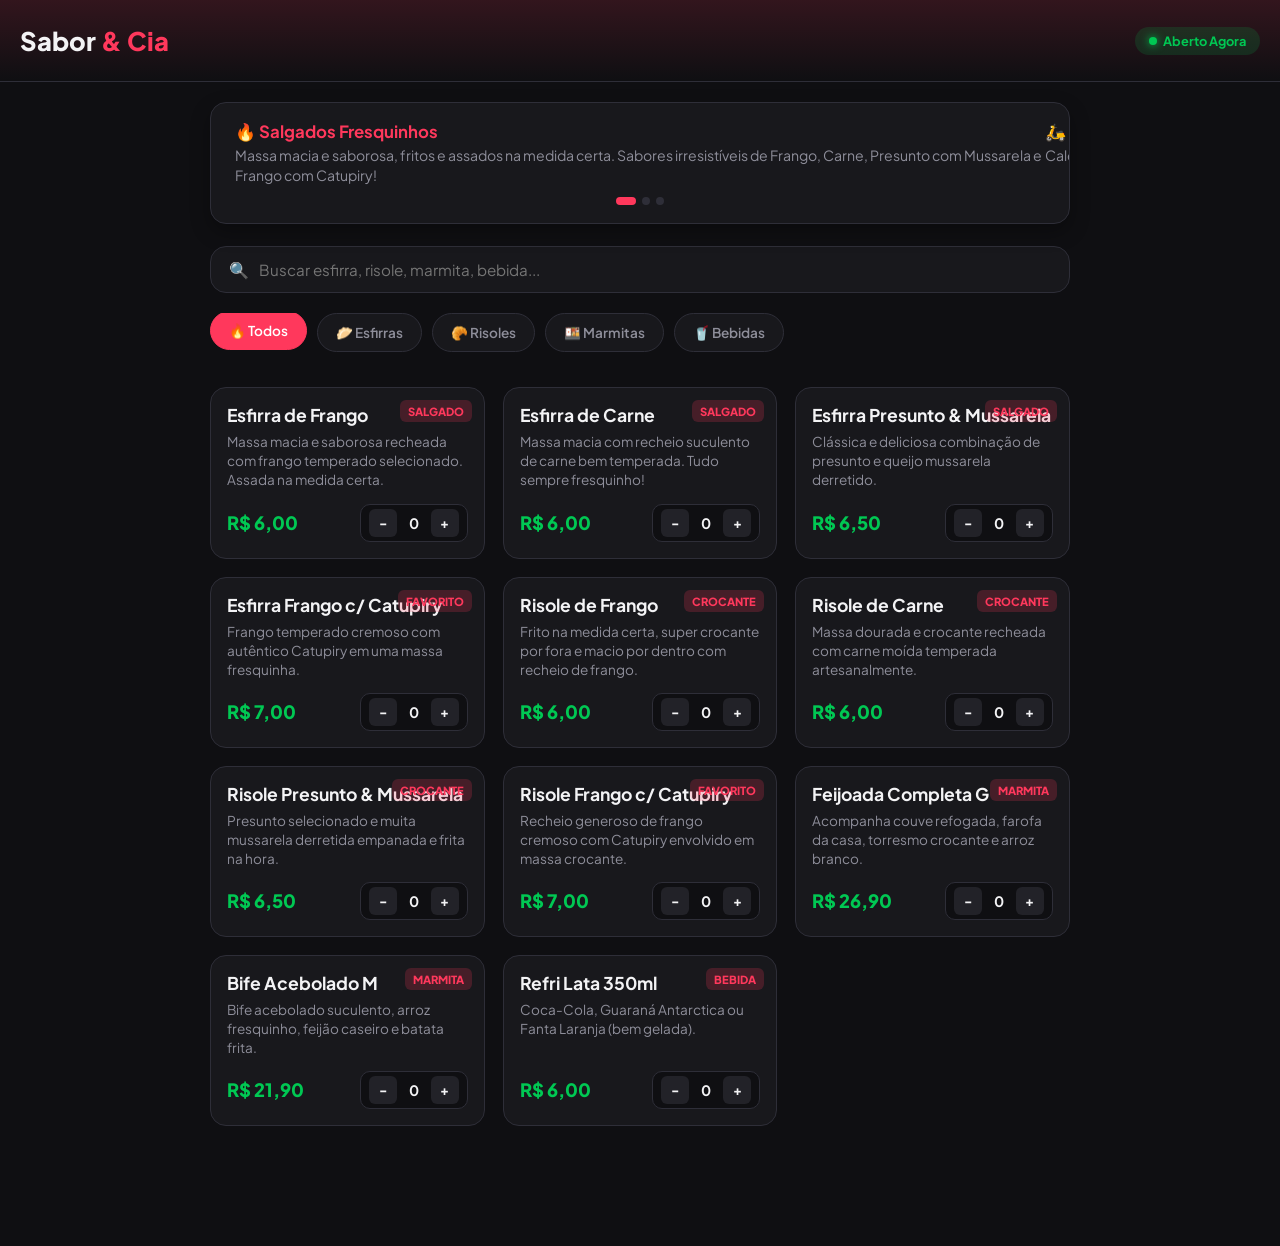
<file: index.html>
<!DOCTYPE html>
<html lang="pt-BR">
<head>
  <meta charset="UTF-8">
  <meta name="viewport" content="width=device-width, initial-scale=1.0">
  <title>Sabor & Cia | Delivery</title>
  <link href="https://fonts.googleapis.com/css2?family=Plus+Jakarta+Sans:wght@400;600;700;800&display=swap" rel="stylesheet">
  <style>
    :root {
      --primary: #FF385C;
      --primary-hover: #E00B41;
      --bg: #0F0F12;
      --surface: #18181C;
      --surface-hover: #222228;
      --border: #2E2E38;
      --text: #F3F3F5;
      --text-muted: #8E8E9A;
      --accent: #00C853;
      --radius: 16px;
    }

    * { box-sizing: border-box; margin: 0; padding: 0; font-family: 'Plus Jakarta Sans', sans-serif; }
    body { background-color: var(--bg); color: var(--text); padding-bottom: 100px; min-height: 100vh; overflow-x: hidden; }

    header {
      background: linear-gradient(180deg, rgba(255, 56, 92, 0.15) 0%, rgba(15, 15, 18, 0) 100%);
      padding: 24px 20px;
      display: flex; justify-content: space-between; align-items: center;
      border-bottom: 1px solid var(--border);
    }
    .brand h1 { font-size: 1.6rem; font-weight: 800; color: var(--text); }
    .brand span { color: var(--primary); }
    .status-badge {
      background: rgba(0, 200, 83, 0.15); color: var(--accent);
      padding: 6px 14px; border-radius: 20px; font-weight: 700; font-size: 0.8rem;
      display: flex; align-items: center; gap: 6px;
    }
    .status-badge::before {
      content: ''; width: 8px; height: 8px; background: var(--accent);
      border-radius: 50%; box-shadow: 0 0 8px var(--accent);
    }

    .container { max-width: 900px; margin: 0 auto; padding: 20px; }

    /* CARROSSEL DE INFORMAÇÕES */
    .carousel-container {
      position: relative; background: var(--surface); border: 1px solid var(--border);
      border-radius: var(--radius); padding: 18px 24px; margin-bottom: 22px;
      overflow: hidden; box-shadow: 0 8px 20px rgba(0,0,0,0.3);
    }
    .carousel-slides { display: flex; transition: transform 0.4s ease-in-out; }
    .carousel-slide { min-width: 100%; display: flex; flex-direction: column; gap: 4px; }
    .carousel-slide h3 { font-size: 1.05rem; font-weight: 700; color: var(--primary); display: flex; align-items: center; gap: 8px; }
    .carousel-slide p { font-size: 0.88rem; color: var(--text-muted); line-height: 1.4; }
    .carousel-dots { display: flex; justify-content: center; gap: 6px; margin-top: 12px; }
    .dot { width: 8px; height: 8px; border-radius: 50%; background: var(--border); cursor: pointer; transition: background 0.3s; }
    .dot.active { background: var(--primary); width: 20px; border-radius: 4px; }

    .search-box {
      background: var(--surface); border: 1px solid var(--border);
      border-radius: var(--radius); padding: 12px 18px; margin-bottom: 20px;
      display: flex; align-items: center; gap: 10px;
    }
    .search-box input {
      background: transparent; border: none; outline: none; color: var(--text);
      width: 100%; font-size: 0.95rem;
    }

    .categories { display: flex; gap: 10px; overflow-x: auto; padding-bottom: 10px; margin-bottom: 25px; scrollbar-width: none; }
    .cat-btn {
      background: var(--surface); border: 1px solid var(--border); color: var(--text-muted);
      padding: 10px 18px; border-radius: 30px; font-weight: 600; font-size: 0.85rem;
      cursor: pointer; white-space: nowrap; transition: all 0.2s;
    }
    .cat-btn.active, .cat-btn:hover { background: var(--primary); color: #fff; border-color: var(--primary); transform: translateY(-2px); }

    .grid-menu { display: grid; grid-template-columns: repeat(auto-fill, minmax(260px, 1fr)); gap: 18px; }
    .food-card {
      background: var(--surface); border: 1px solid var(--border); border-radius: var(--radius);
      padding: 16px; display: flex; flex-direction: column; justify-content: space-between;
      position: relative; transition: all 0.3s ease;
    }
    .food-card:hover { transform: translateY(-4px); border-color: #3e3e4d; box-shadow: 0 12px 24px rgba(0,0,0,0.4); }
    
    .badge-tag {
      position: absolute; top: 12px; right: 12px; background: rgba(255, 56, 92, 0.2);
      color: var(--primary); font-size: 0.7rem; font-weight: 800; padding: 4px 8px; border-radius: 6px; text-transform: uppercase;
    }
    
    .food-title { font-size: 1.1rem; font-weight: 700; margin-bottom: 6px; }
    .food-desc { font-size: 0.85rem; color: var(--text-muted); line-height: 1.4; margin-bottom: 14px; min-height: 36px; }
    .food-footer { display: flex; justify-content: space-between; align-items: center; margin-top: auto; }
    .food-price { font-size: 1.15rem; font-weight: 800; color: var(--accent); }

    .qty-control { display: flex; align-items: center; gap: 8px; background: var(--bg); padding: 4px 8px; border-radius: 10px; border: 1px solid var(--border); }
    .qty-btn {
      background: var(--surface-hover); border: none; color: var(--text); width: 28px; height: 28px;
      border-radius: 6px; font-weight: 800; cursor: pointer; transition: background 0.2s;
    }
    .qty-btn:hover { background: var(--primary); }
    .qty-val { font-weight: 700; font-size: 0.9rem; min-width: 18px; text-align: center; }

    .floating-cart {
      position: fixed; bottom: 20px; left: 50%; transform: translateX(-50%);
      width: calc(100% - 40px); max-width: 860px; background: var(--primary);
      color: #fff; padding: 14px 24px; border-radius: 20px;
      display: flex; justify-content: space-between; align-items: center;
      box-shadow: 0 10px 30px rgba(255, 56, 92, 0.4); cursor: pointer;
      transition: all 0.3s ease;
    }
    .floating-cart:hover { background: var(--primary-hover); transform: translateX(-50%) scale(1.02); }
    .cart-badge { background: #fff; color: var(--primary); font-weight: 800; padding: 4px 10px; border-radius: 12px; font-size: 0.85rem; }

    .hidden { display: none !important; }
    .checkout-card { background: var(--surface); border: 1px solid var(--border); border-radius: var(--radius); padding: 24px; margin-top: 20px; }
    .form-group { margin-bottom: 16px; }
    .form-group label { display: block; font-size: 0.85rem; font-weight: 700; color: var(--text-muted); margin-bottom: 6px; }
    .form-input {
      width: 100%; background: var(--bg); border: 1px solid var(--border);
      padding: 12px 14px; border-radius: 10px; color: var(--text); outline: none; font-size: 0.95rem;
    }
    .form-input:focus { border-color: var(--primary); }
    .form-input:disabled { opacity: 0.6; cursor: not-allowed; }

    /* ESTILO DO CHECKBOX S/N PERSONALIZADO */
    .sn-wrapper {
      display: flex; align-items: center; gap: 8px; background: var(--bg);
      border: 1px solid var(--border); padding: 10px 12px; border-radius: 10px;
      cursor: pointer; user-select: none; transition: border-color 0.2s; height: 47px;
    }
    .sn-wrapper:hover { border-color: var(--primary); }
    .sn-checkbox { width: 18px; height: 18px; accent-color: var(--primary); cursor: pointer; }
    .sn-label { font-size: 0.85rem; font-weight: 700; color: var(--text); cursor: pointer; }

    .btn-submit {
      width: 100%; background: var(--accent); color: #fff; border: none; padding: 16px;
      border-radius: 12px; font-weight: 800; font-size: 1rem; cursor: pointer; transition: all 0.2s;
    }
    .btn-submit:hover { opacity: 0.9; transform: translateY(-2px); }

    .btn-copy {
      background: var(--surface-hover); border: 1px solid var(--border); color: var(--text);
      padding: 6px 12px; border-radius: 8px; font-weight: 700; font-size: 0.8rem; cursor: pointer;
      transition: background 0.2s; margin-top: 6px; display: inline-flex; align-items: center; gap: 6px;
    }
    .btn-copy:hover { background: var(--primary); border-color: var(--primary); color: #fff; }
  </style>
</head>
<body>

  <header>
    <div class="brand"><h1>Sabor <span>& Cia</span></h1></div>
    <div class="status-badge">Aberto Agora</div>
  </header>

  <div class="container">

    <!-- CARROSSEL DE INFORMAÇÕES -->
    <div class="carousel-container">
      <div class="carousel-slides" id="carousel-slides">
        <div class="carousel-slide">
          <h3>🔥 Salgados Fresquinhos</h3>
          <p>Massa macia e saborosa, fritos e assados na medida certa. Sabores irresistíveis de Frango, Carne, Presunto com Mussarela e Frango com Catupiry!</p>
        </div>
        <div class="carousel-slide">
          <h3>🛵 Taxa de Entrega Dinâmica</h3>
          <p>Calculada automaticamente pelo seu CEP na etapa final do pedido. Rápido, seguro e transparente!</p>
        </div>
        <div class="carousel-slide">
          <h3>⚡ Pagamento Facilitado</h3>
          <p>Aceitamos Pix com aprovação instantânea, Cartões na entrega e Dinheiro. Chave PIX disponível no checkout.</p>
        </div>
      </div>
      <div class="carousel-dots" id="carousel-dots">
        <span class="dot active" onclick="mudarSlide(0)"></span>
        <span class="dot" onclick="mudarSlide(1)"></span>
        <span class="dot" onclick="mudarSlide(2)"></span>
      </div>
    </div>

    <!-- PASSO 1: MENU -->
    <div id="step-menu">
      <div class="search-box">
        🔍 <input type="text" id="search-input" placeholder="Buscar esfirra, risole, marmita, bebida..." onkeyup="filtrarProdutos()">
      </div>

      <div class="categories">
        <button class="cat-btn active" onclick="filtrarCategoria('todas', this)">🔥 Todos</button>
        <button class="cat-btn" onclick="filtrarCategoria('esfirras', this)">🥟 Esfirras</button>
        <button class="cat-btn" onclick="filtrarCategoria('risoles', this)">🥐 Risoles</button>
        <button class="cat-btn" onclick="filtrarCategoria('marmitas', this)">🍱 Marmitas</button>
        <button class="cat-btn" onclick="filtrarCategoria('bebidas', this)">🥤 Bebidas</button>
      </div>

      <div class="grid-menu">
        <!-- ESFIRRAS -->
        <div class="food-card" data-cat="esfirras" data-nome="esfirra de frango">
          <span class="badge-tag">Salgado</span>
          <div class="food-title">Esfirra de Frango</div>
          <div class="food-desc">Massa macia e saborosa recheada com frango temperado selecionado. Assada na medida certa.</div>
          <div class="food-footer">
            <div class="food-price">R$ 6,00</div>
            <div class="qty-control">
              <button class="qty-btn" onclick="alterarQtd('esfirra_frango', -1)">-</button>
              <span class="qty-val" id="qty-esfirra_frango">0</span>
              <button class="qty-btn" onclick="alterarQtd('esfirra_frango', 1)">+</button>
            </div>
          </div>
        </div>

        <div class="food-card" data-cat="esfirras" data-nome="esfirra de carne">
          <span class="badge-tag">Salgado</span>
          <div class="food-title">Esfirra de Carne</div>
          <div class="food-desc">Massa macia com recheio suculento de carne bem temperada. Tudo sempre fresquinho!</div>
          <div class="food-footer">
            <div class="food-price">R$ 6,00</div>
            <div class="qty-control">
              <button class="qty-btn" onclick="alterarQtd('esfirra_carne', -1)">-</button>
              <span class="qty-val" id="qty-esfirra_carne">0</span>
              <button class="qty-btn" onclick="alterarQtd('esfirra_carne', 1)">+</button>
            </div>
          </div>
        </div>

        <div class="food-card" data-cat="esfirras" data-nome="esfirra de presunto mussarela">
          <span class="badge-tag">Salgado</span>
          <div class="food-title">Esfirra Presunto & Mussarela</div>
          <div class="food-desc">Clássica e deliciosa combinação de presunto e queijo mussarela derretido.</div>
          <div class="food-footer">
            <div class="food-price">R$ 6,50</div>
            <div class="qty-control">
              <button class="qty-btn" onclick="alterarQtd('esfirra_presunto', -1)">-</button>
              <span class="qty-val" id="qty-esfirra_presunto">0</span>
              <button class="qty-btn" onclick="alterarQtd('esfirra_presunto', 1)">+</button>
            </div>
          </div>
        </div>

        <div class="food-card" data-cat="esfirras" data-nome="esfirra de frango com catupiry">
          <span class="badge-tag">Favorito</span>
          <div class="food-title">Esfirra Frango c/ Catupiry</div>
          <div class="food-desc">Frango temperado cremoso com autêntico Catupiry em uma massa fresquinha.</div>
          <div class="food-footer">
            <div class="food-price">R$ 7,00</div>
            <div class="qty-control">
              <button class="qty-btn" onclick="alterarQtd('esfirra_catupiry', -1)">-</button>
              <span class="qty-val" id="qty-esfirra_catupiry">0</span>
              <button class="qty-btn" onclick="alterarQtd('esfirra_catupiry', 1)">+</button>
            </div>
          </div>
        </div>

        <!-- RISOLES -->
        <div class="food-card" data-cat="risoles" data-nome="risole de frango">
          <span class="badge-tag">Crocante</span>
          <div class="food-title">Risole de Frango</div>
          <div class="food-desc">Frito na medida certa, super crocante por fora e macio por dentro com recheio de frango.</div>
          <div class="food-footer">
            <div class="food-price">R$ 6,00</div>
            <div class="qty-control">
              <button class="qty-btn" onclick="alterarQtd('risole_frango', -1)">-</button>
              <span class="qty-val" id="qty-risole_frango">0</span>
              <button class="qty-btn" onclick="alterarQtd('risole_frango', 1)">+</button>
            </div>
          </div>
        </div>

        <div class="food-card" data-cat="risoles" data-nome="risole de carne">
          <span class="badge-tag">Crocante</span>
          <div class="food-title">Risole de Carne</div>
          <div class="food-desc">Massa dourada e crocante recheada com carne moída temperada artesanalmente.</div>
          <div class="food-footer">
            <div class="food-price">R$ 6,00</div>
            <div class="qty-control">
              <button class="qty-btn" onclick="alterarQtd('risole_carne', -1)">-</button>
              <span class="qty-val" id="qty-risole_carne">0</span>
              <button class="qty-btn" onclick="alterarQtd('risole_carne', 1)">+</button>
            </div>
          </div>
        </div>

        <div class="food-card" data-cat="risoles" data-nome="risole de presunto mussarela">
          <span class="badge-tag">Crocante</span>
          <div class="food-title">Risole Presunto & Mussarela</div>
          <div class="food-desc">Presunto selecionado e muita mussarela derretida empanada e frita na hora.</div>
          <div class="food-footer">
            <div class="food-price">R$ 6,50</div>
            <div class="qty-control">
              <button class="qty-btn" onclick="alterarQtd('risole_presunto', -1)">-</button>
              <span class="qty-val" id="qty-risole_presunto">0</span>
              <button class="qty-btn" onclick="alterarQtd('risole_presunto', 1)">+</button>
            </div>
          </div>
        </div>

        <div class="food-card" data-cat="risoles" data-nome="risole de frango com catupiry">
          <span class="badge-tag">Favorito</span>
          <div class="food-title">Risole Frango c/ Catupiry</div>
          <div class="food-desc">Recheio generoso de frango cremoso com Catupiry envolvido em massa crocante.</div>
          <div class="food-footer">
            <div class="food-price">R$ 7,00</div>
            <div class="qty-control">
              <button class="qty-btn" onclick="alterarQtd('risole_catupiry', -1)">-</button>
              <span class="qty-val" id="qty-risole_catupiry">0</span>
              <button class="qty-btn" onclick="alterarQtd('risole_catupiry', 1)">+</button>
            </div>
          </div>
        </div>

        <!-- MARMITAS -->
        <div class="food-card" data-cat="marmitas" data-nome="feijoada completa">
          <span class="badge-tag">Marmita</span>
          <div class="food-title">Feijoada Completa G</div>
          <div class="food-desc">Acompanha couve refogada, farofa da casa, torresmo crocante e arroz branco.</div>
          <div class="food-footer">
            <div class="food-price">R$ 26,90</div>
            <div class="qty-control">
              <button class="qty-btn" onclick="alterarQtd('feijoada', -1)">-</button>
              <span class="qty-val" id="qty-feijoada">0</span>
              <button class="qty-btn" onclick="alterarQtd('feijoada', 1)">+</button>
            </div>
          </div>
        </div>

        <div class="food-card" data-cat="marmitas" data-nome="bife acebolado">
          <span class="badge-tag">Marmita</span>
          <div class="food-title">Bife Acebolado M</div>
          <div class="food-desc">Bife acebolado suculento, arroz fresquinho, feijão caseiro e batata frita.</div>
          <div class="food-footer">
            <div class="food-price">R$ 21,90</div>
            <div class="qty-control">
              <button class="qty-btn" onclick="alterarQtd('bife', -1)">-</button>
              <span class="qty-val" id="qty-bife">0</span>
              <button class="qty-btn" onclick="alterarQtd('bife', 1)">+</button>
            </div>
          </div>
        </div>

        <!-- BEBIDAS -->
        <div class="food-card" data-cat="bebidas" data-nome="refrigerante lata 350ml">
          <span class="badge-tag">Bebida</span>
          <div class="food-title">Refri Lata 350ml</div>
          <div class="food-desc">Coca-Cola, Guaraná Antarctica ou Fanta Laranja (bem gelada).</div>
          <div class="food-footer">
            <div class="food-price">R$ 6,00</div>
            <div class="qty-control">
              <button class="qty-btn" onclick="alterarQtd('refri', -1)">-</button>
              <span class="qty-val" id="qty-refri">0</span>
              <button class="qty-btn" onclick="alterarQtd('refri', 1)">+</button>
            </div>
          </div>
        </div>
      </div>
    </div>

    <!-- PASSO 2: CHECKOUT & DADOS -->
    <div id="step-checkout" class="hidden">
      <button class="cat-btn" onclick="irParaEtapa('menu')">⬅️ Voltar ao Cardápio</button>
      
      <div class="checkout-card">
        <h2 style="margin-bottom: 20px;">📋 Dados do Pedido & Entrega</h2>
        <form id="form-pedido">
          <div class="form-group">
            <label>Seu Nome Completo *</label>
            <input type="text" id="nome" class="form-input" placeholder="Ex: João da Silva" required oninput="this.value = this.value.toUpperCase(); salvarFormulario();">
          </div>

          <div class="form-group">
            <label>WhatsApp / Telefone *</label>
            <input type="tel" id="telefone" class="form-input" placeholder="(41) 99999-9999" required oninput="mascaraTelefone(this); salvarFormulario();">
          </div>

          <div style="display: grid; grid-template-columns: 1fr 2fr; gap: 10px;">
            <div class="form-group">
              <label>CEP *</label>
              <input type="text" id="cep" class="form-input" placeholder="83000-000" maxlength="9" oninput="mascaraCEP(this); consultarCEP(); salvarFormulario();">
            </div>
            <div class="form-group">
              <label>Endereço (Rua / Bairro) *</label>
              <input type="text" id="endereco" class="form-input" placeholder="Rua e Bairro" required oninput="salvarFormulario()">
            </div>
          </div>
          <p id="cep-status" style="font-size: 0.8rem; color: var(--accent); margin-top: -10px; margin-bottom: 15px;"></p>

          <div style="display: grid; grid-template-columns: 110px 1fr 2fr; gap: 10px; align-items: flex-end;">
            <div class="form-group" style="margin-bottom: 0;">
              <label>Número *</label>
              <input type="text" id="numero" class="form-input" placeholder="Ex: 142" required oninput="salvarFormulario()">
            </div>
            <div class="form-group" style="margin-bottom: 0;">
              <label>&nbsp;</label>
              <div class="sn-wrapper" onclick="toggleSemNumero()">
                <input type="checkbox" id="check-sn" class="sn-checkbox" onclick="event.stopPropagation(); toggleSemNumero();">
                <span class="sn-label">S/N</span>
              </div>
            </div>
            <div class="form-group" style="margin-bottom: 0;">
              <label>Complemento / Referência</label>
              <input type="text" id="complemento" class="form-input" placeholder="Apt 102, Bloco B..." oninput="salvarFormulario()">
            </div>
          </div>

          <div class="form-group" style="margin-top: 16px;">
            <label>Forma de Pagamento *</label>
            <select id="pagamento" class="form-input" onchange="mudarPagamento(); salvarFormulario();">
              <option value="PIX">⚡ PIX (Aprovação Instantânea)</option>
              <option value="Cartão de Crédito/Débito">💳 Cartão na Entrega</option>
              <option value="Dinheiro">💵 Dinheiro</option>
            </select>
          </div>

          <!-- BLOCO DO PIX COM AVISO CHAMATIVO PARA O COMPROVANTE -->
          <div id="pix-box" class="form-group" style="background: rgba(0, 200, 83, 0.1); padding: 14px; border-radius: 10px; border: 1px dashed var(--accent);">
            <p style="font-size: 0.85rem; color: var(--accent); margin-bottom: 6px;">🔑 Chave PIX CNPJ: <strong id="chave-pix-txt">00.000.000/0001-00</strong></p>
            <button type="button" id="btn-copiar-pix" class="btn-copy" onclick="copiarChavePix()">📋 Copiar Chave PIX</button>
            
            <div style="margin-top: 12px; background: rgba(0, 200, 83, 0.15); padding: 10px; border-radius: 8px; border-left: 4px solid var(--accent);">
              <p style="font-size: 0.8rem; color: #fff; font-weight: 700; line-height: 1.4;">
                ⚠️ ATENÇÃO: Após enviar o pedido no WhatsApp, por favor mande o seu **comprovante de pagamento** aqui no chat para agilizar o preparo! 📲✨
              </p>
            </div>
          </div>

          <!-- CAMPO DINÂMICO PARA OS DEMAIS (COM BOTÕES DE CLIQUE RÁPIDO) -->
          <div id="extra-pagamento-box" class="form-group hidden">
            <label id="label-extra-pagamento">Detalhes do Pagamento</label>
            <input type="text" id="detalhe-pagamento" class="form-input" placeholder="Ex: Precisa de troco para R$ 50,00" oninput="salvarFormulario()">
            
            <!-- BOTÕES DE ATALHO RÁPIDO (DINHEIRO) -->
            <div id="atalhos-dinheiro" class="hidden" style="display: flex; gap: 6px; margin-top: 8px; flex-wrap: wrap;">
              <button type="button" onclick="preencherDetalhe('Não precisa de troco')" style="background: rgba(255,255,255,0.08); border: 1px solid var(--accent); color: var(--accent); padding: 6px 10px; border-radius: 6px; font-size: 0.8rem; cursor: pointer;">✨ Não precisa</button>
              <button type="button" onclick="preencherDetalhe('Troco para R$ 20,00')" style="background: rgba(255,255,255,0.08); border: 1px solid var(--accent); color: var(--accent); padding: 6px 10px; border-radius: 6px; font-size: 0.8rem; cursor: pointer;">💵 R$ 20</button>
              <button type="button" onclick="preencherDetalhe('Troco para R$ 50,00')" style="background: rgba(255,255,255,0.08); border: 1px solid var(--accent); color: var(--accent); padding: 6px 10px; border-radius: 6px; font-size: 0.8rem; cursor: pointer;">💵 R$ 50</button>
              <button type="button" onclick="preencherDetalhe('Troco para R$ 100,00')" style="background: rgba(255,255,255,0.08); border: 1px solid var(--accent); color: var(--accent); padding: 6px 10px; border-radius: 6px; font-size: 0.8rem; cursor: pointer;">💵 R$ 100</button>
            </div>

            <!-- BOTÕES DE ATALHO RÁPIDO (CARTÃO) -->
            <div id="atalhos-cartao" class="hidden" style="display: flex; gap: 6px; margin-top: 8px; flex-wrap: wrap;">
              <button type="button" onclick="preencherDetalhe('Cartão de Crédito')" style="background: rgba(255,255,255,0.08); border: 1px solid var(--accent); color: var(--accent); padding: 6px 10px; border-radius: 6px; font-size: 0.8rem; cursor: pointer;">💳 Crédito</button>
              <button type="button" onclick="preencherDetalhe('Cartão de Débito')" style="background: rgba(255,255,255,0.08); border: 1px solid var(--accent); color: var(--accent); padding: 6px 10px; border-radius: 6px; font-size: 0.8rem; cursor: pointer;">💳 Débito</button>
            </div>
          </div>

          <div class="form-group">
            <label>Observações do Pedido</label>
            <textarea id="obs" class="form-input" rows="2" placeholder="Ponto de referência, caprichar na embalagem..." oninput="salvarFormulario()"></textarea>
          </div>

          <div style="background: var(--bg); padding: 16px; border-radius: 12px; margin: 20px 0;">
            <div style="display: flex; justify-content: space-between; font-size: 0.9rem; margin-bottom: 8px;">
              <span style="color: var(--text-muted);">Subtotal:</span>
              <strong id="subtotal-txt">R$ 0,00</strong>
            </div>
            <div style="display: flex; justify-content: space-between; font-size: 0.9rem; margin-bottom: 8px;">
              <span style="color: var(--text-muted);">Taxa de Entrega:</span>
              <strong id="taxa-txt">A calcular pelo CEP</strong>
            </div>
            <hr style="border-color: var(--border); margin: 10px 0;">
            <div style="display: flex; justify-content: space-between; font-size: 1.2rem; font-weight: 800;">
              <span>Total Geral:</span>
              <span id="total-txt" style="color: var(--accent);">R$ 0,00</span>
            </div>
          </div>

          <button type="submit" class="btn-submit">📱 Enviar Pedido via WhatsApp</button>
        </form>
      </div>
    </div>

  </div>

  <div id="floating-cart" class="floating-cart hidden" onclick="irParaEtapa('checkout')">
    <div style="display: flex; align-items: center; gap: 12px;">
      <span class="cart-badge" id="cart-count-badge">0</span>
      <span style="font-weight: 700;">Ver Carrinho</span>
    </div>
    <strong id="floating-total" style="font-size: 1.1rem;">R$ 0,00</strong>
  </div>

  <script src="script.js"></script>
</body>
</html>
</file>
